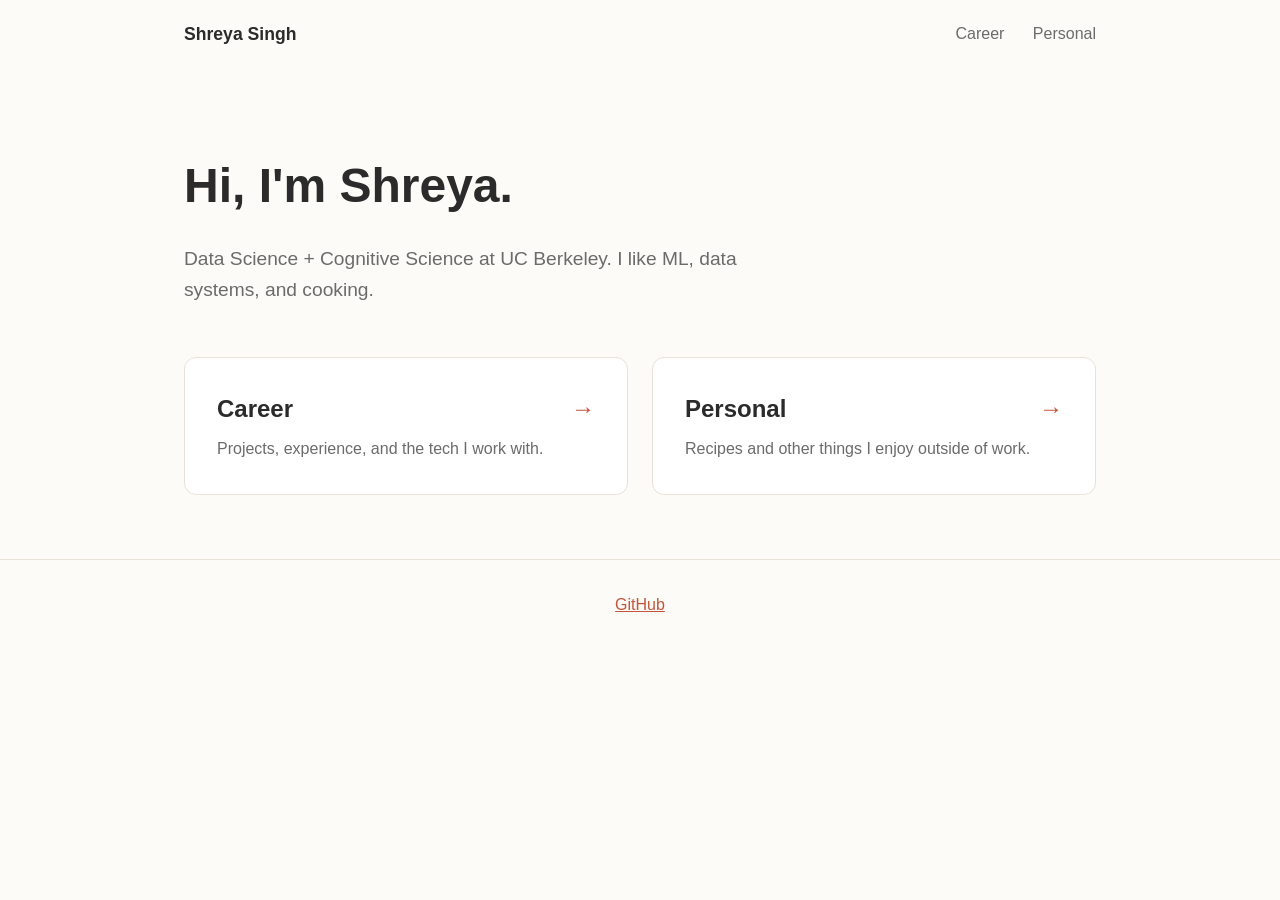
<file: index.html>
<!DOCTYPE html>
<html lang="en">
<head>
  <meta charset="UTF-8">
  <meta name="viewport" content="width=device-width, initial-scale=1.0">
  <title>Shreya Singh</title>
  <link rel="stylesheet" href="css/style.css">
</head>
<body>
  <header class="site-header">
    <a class="logo" href="index.html">Shreya Singh</a>
    <nav>
      <a href="career.html">Career</a>
      <a href="personal.html">Personal</a>
    </nav>
  </header>

  <main class="home">
    <section class="hero">
      <h1>Hi, I'm Shreya.</h1>
      <p>Data Science + Cognitive Science at UC Berkeley. I like ML, data systems, and cooking.</p>
    </section>

    <section class="section-cards">
      <a class="section-card" href="career.html">
        <h2>Career</h2>
        <p>Projects, experience, and the tech I work with.</p>
        <span class="arrow">→</span>
      </a>
      <a class="section-card" href="personal.html">
        <h2>Personal</h2>
        <p>Recipes and other things I enjoy outside of work.</p>
        <span class="arrow">→</span>
      </a>
    </section>
  </main>

  <footer class="site-footer">
    <a href="https://github.com/shreyasingh3">GitHub</a>
  </footer>
</body>
</html>
</file>
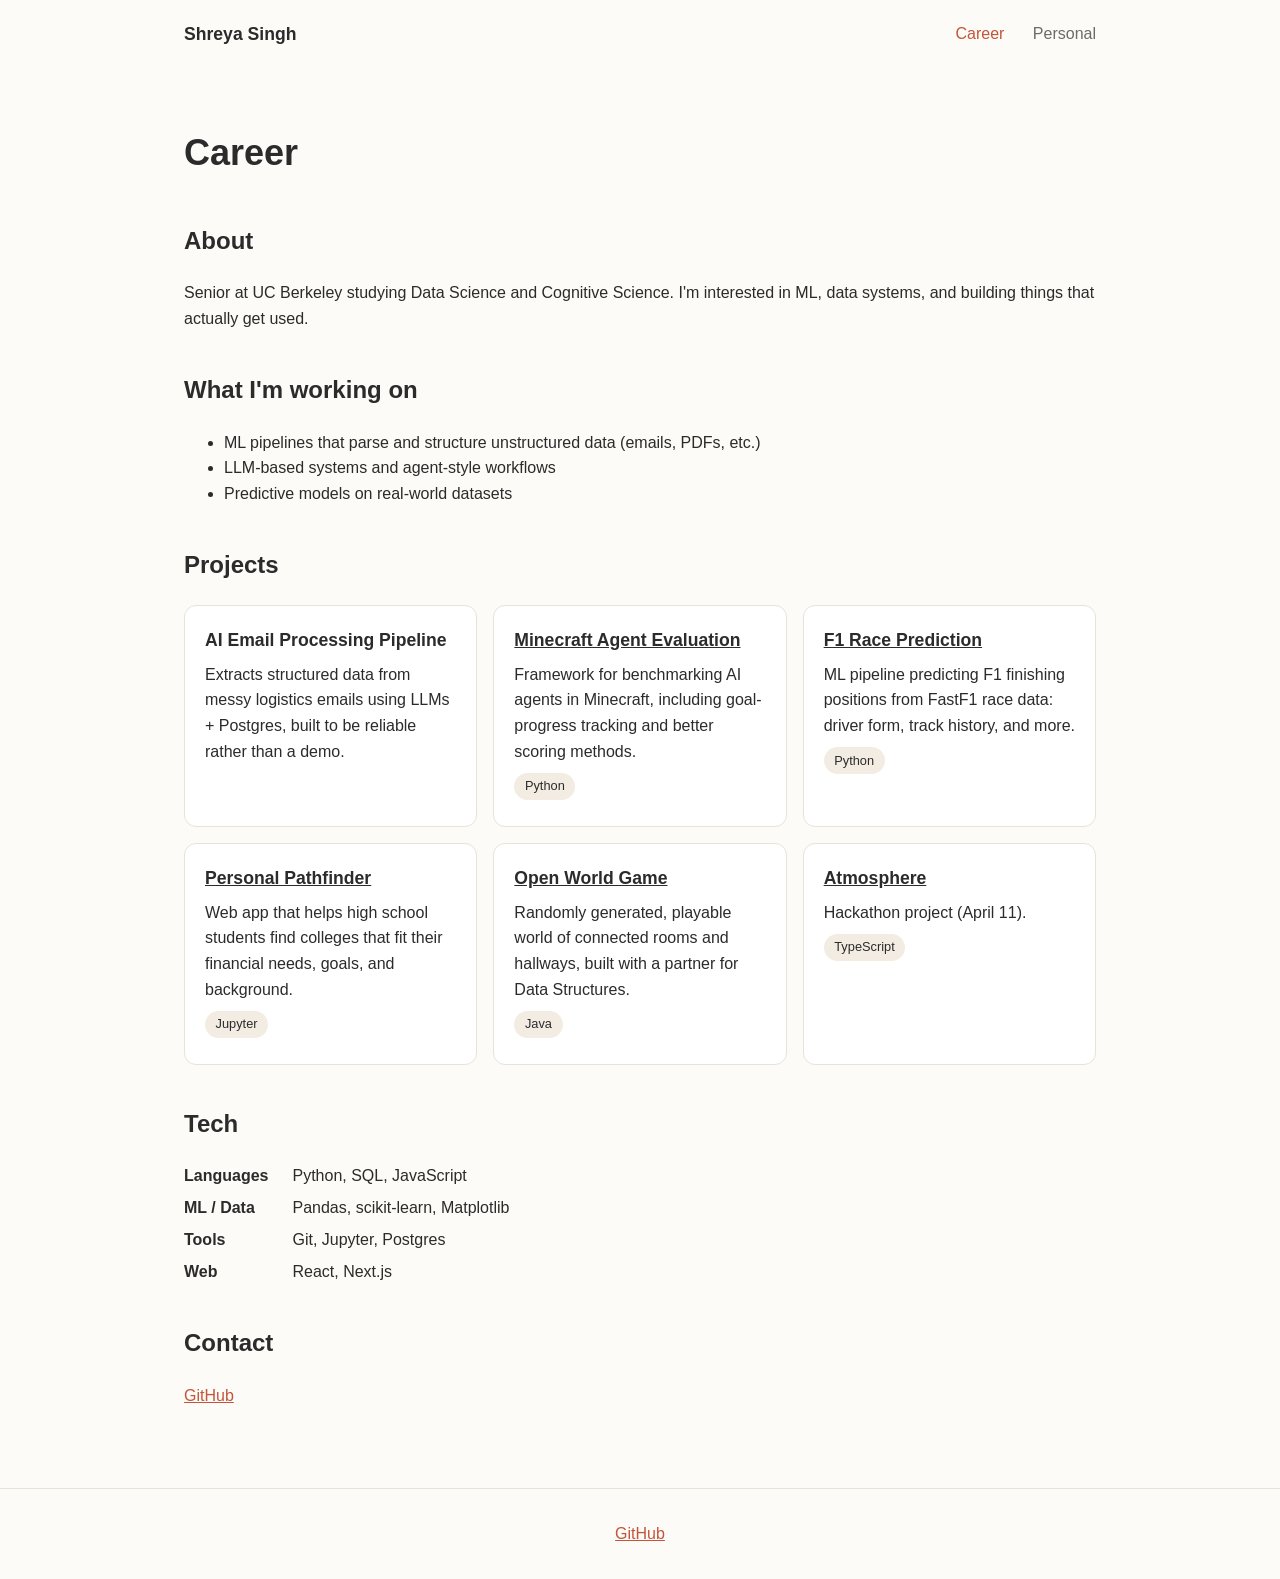
<file: career.html>
<!DOCTYPE html>
<html lang="en">
<head>
  <meta charset="UTF-8">
  <meta name="viewport" content="width=device-width, initial-scale=1.0">
  <title>Career · Shreya Singh</title>
  <link rel="stylesheet" href="css/style.css">
</head>
<body>
  <header class="site-header">
    <a class="logo" href="index.html">Shreya Singh</a>
    <nav>
      <a href="career.html" class="active">Career</a>
      <a href="personal.html">Personal</a>
    </nav>
  </header>

  <main>
    <h1>Career</h1>

    <section>
      <h2>About</h2>
      <p>Senior at UC Berkeley studying Data Science and Cognitive Science. I'm interested in ML,
        data systems, and building things that actually get used.</p>
    </section>

    <section>
      <h2>What I'm working on</h2>
      <ul>
        <li>ML pipelines that parse and structure unstructured data (emails, PDFs, etc.)</li>
        <li>LLM-based systems and agent-style workflows</li>
        <li>Predictive models on real-world datasets</li>
      </ul>
    </section>

    <section>
      <h2>Projects</h2>
      <div class="card-grid">
        <article class="card">
          <h3>AI Email Processing Pipeline</h3>
          <p>Extracts structured data from messy logistics emails using LLMs + Postgres, built to be reliable rather than a demo.</p>
        </article>
        <article class="card">
          <h3><a href="https://github.com/shreyasingh3/MinecraftAgent">Minecraft Agent Evaluation</a></h3>
          <p>Framework for benchmarking AI agents in Minecraft, including goal-progress tracking and better scoring methods.</p>
          <span class="tag">Python</span>
        </article>
        <article class="card">
          <h3><a href="https://github.com/shreyasingh3/f1-race-prediction">F1 Race Prediction</a></h3>
          <p>ML pipeline predicting F1 finishing positions from FastF1 race data: driver form, track history, and more.</p>
          <span class="tag">Python</span>
        </article>
        <article class="card">
          <h3><a href="https://github.com/shreyasingh3/PersonalPathfinder">Personal Pathfinder</a></h3>
          <p>Web app that helps high school students find colleges that fit their financial needs, goals, and background.</p>
          <span class="tag">Jupyter</span>
        </article>
        <article class="card">
          <h3><a href="https://github.com/shreyasingh3/OpenWorld_DataStructures">Open World Game</a></h3>
          <p>Randomly generated, playable world of connected rooms and hallways, built with a partner for Data Structures.</p>
          <span class="tag">Java</span>
        </article>
        <article class="card">
          <h3><a href="https://github.com/shreyasingh3/atmosphere">Atmosphere</a></h3>
          <p>Hackathon project (April 11).</p>
          <span class="tag">TypeScript</span>
        </article>
      </div>
    </section>

    <section>
      <h2>Tech</h2>
      <dl class="skills">
        <dt>Languages</dt><dd>Python, SQL, JavaScript</dd>
        <dt>ML / Data</dt><dd>Pandas, scikit-learn, Matplotlib</dd>
        <dt>Tools</dt><dd>Git, Jupyter, Postgres</dd>
        <dt>Web</dt><dd>React, Next.js</dd>
      </dl>
    </section>

    <section>
      <h2>Contact</h2>
      <p><a href="https://github.com/shreyasingh3">GitHub</a>
        <!-- Add more, e.g.: · <a href="https://www.linkedin.com/in/YOUR-HANDLE">LinkedIn</a> · <a href="resume.pdf">Resume</a> -->
      </p>
    </section>
  </main>

  <footer class="site-footer">
    <a href="https://github.com/shreyasingh3">GitHub</a>
  </footer>
</body>
</html>
</file>
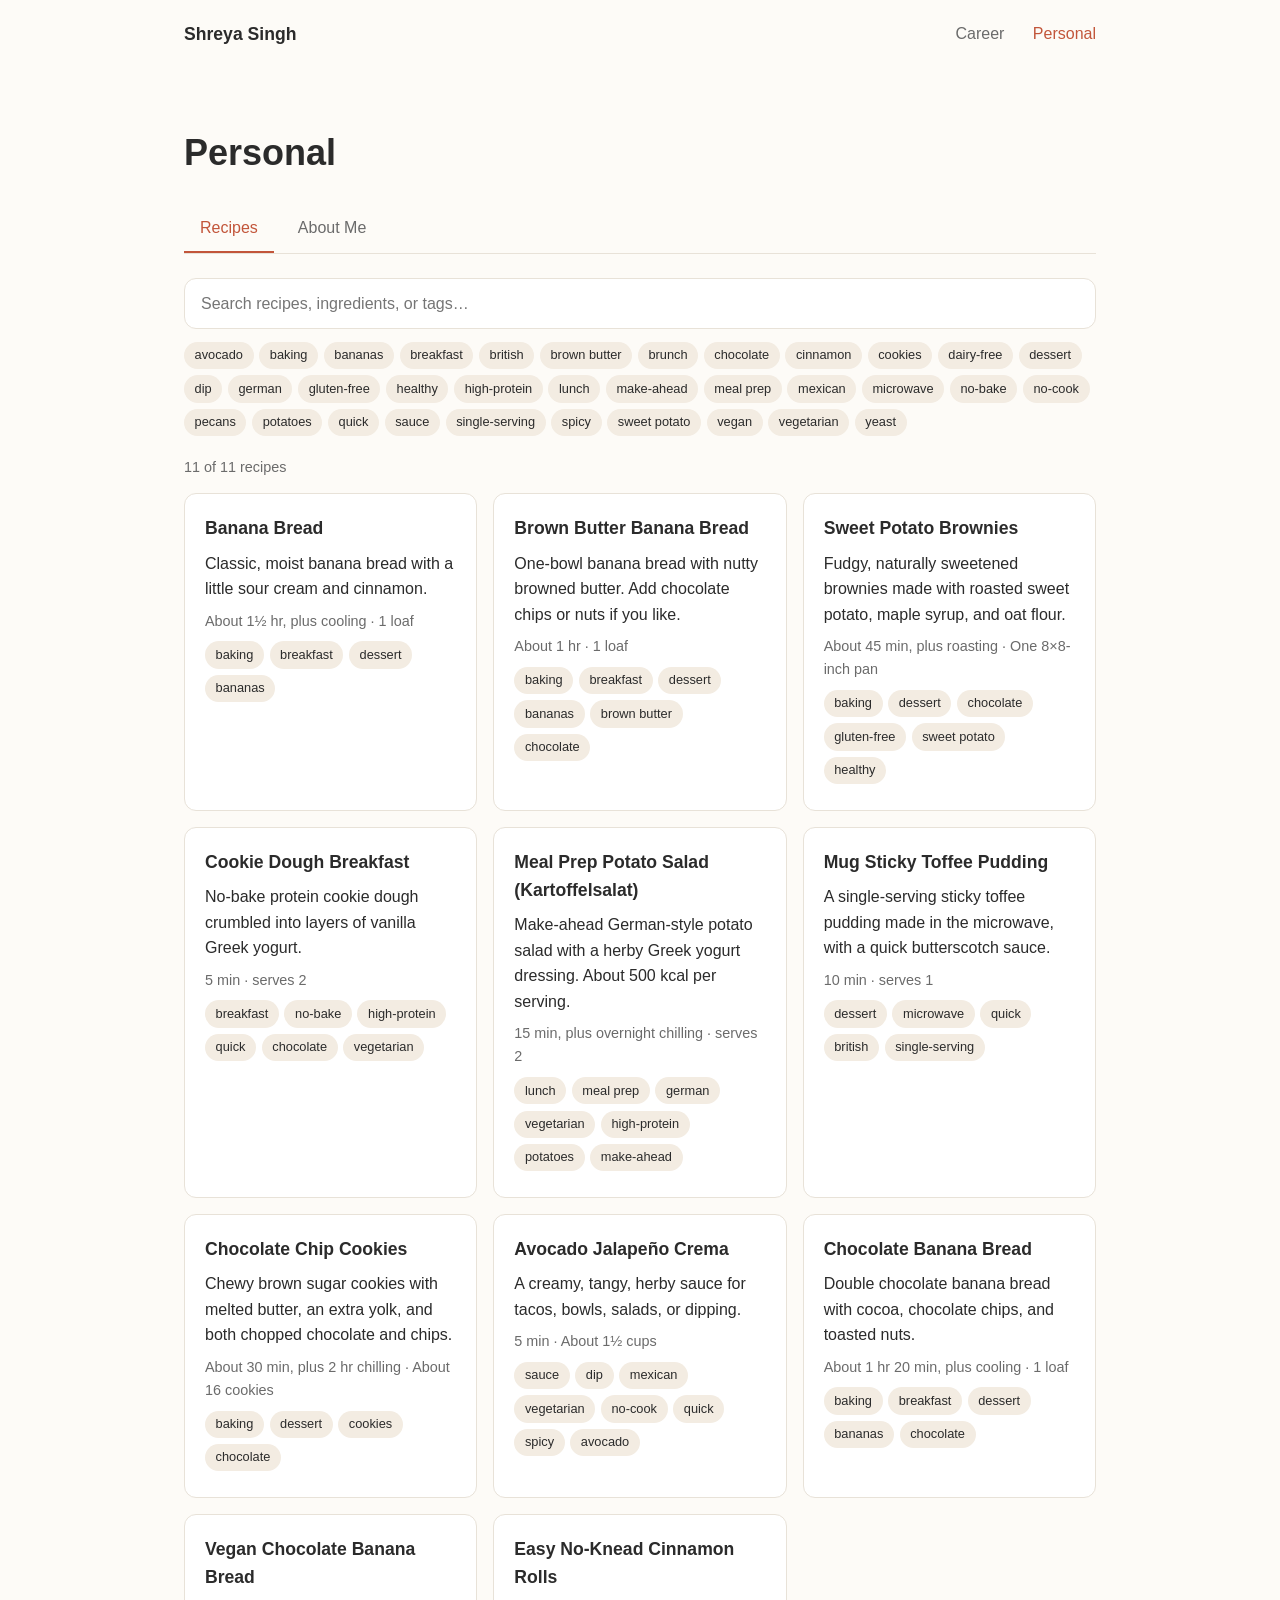
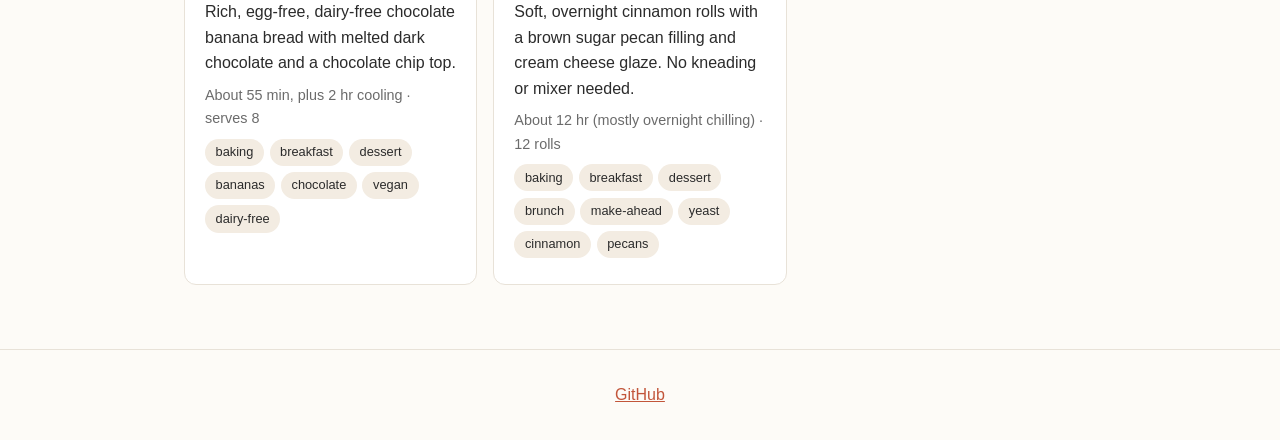
<file: personal.html>
<!DOCTYPE html>
<html lang="en">
<head>
  <meta charset="UTF-8">
  <meta name="viewport" content="width=device-width, initial-scale=1.0">
  <title>Personal · Shreya Singh</title>
  <link rel="stylesheet" href="css/style.css">
</head>
<body>
  <header class="site-header">
    <a class="logo" href="index.html">Shreya Singh</a>
    <nav>
      <a href="career.html">Career</a>
      <a href="personal.html" class="active">Personal</a>
    </nav>
  </header>

  <main>
    <h1>Personal</h1>

    <!-- To add a tab: add a <button> here and a matching <section class="tab-panel" id="..."> below. -->
    <div class="tabs" role="tablist">
      <button role="tab" data-tab="recipes">Recipes</button>
      <button role="tab" data-tab="about">About Me</button>
    </div>

    <section class="tab-panel" id="recipes" role="tabpanel">
      <input id="recipe-search" type="search" placeholder="Search recipes, ingredients, or tags…" autocomplete="off">
      <div id="tag-filters" class="tag-filters"></div>
      <p id="recipe-count" class="muted"></p>
      <div id="recipe-list" class="card-grid"></div>
    </section>

    <section class="tab-panel" id="about" role="tabpanel">
      <p>A little about me outside of work. Hobbies, favorite things, whatever you like.</p>
    </section>
  </main>

  <dialog id="recipe-dialog">
    <button class="close" aria-label="Close">×</button>
    <div id="recipe-detail"></div>
  </dialog>

  <footer class="site-footer">
    <a href="https://github.com/shreyasingh3">GitHub</a>
  </footer>

  <script src="js/recipes.js"></script>
  <script src="js/personal.js"></script>
</body>
</html>
</file>
<file: css/style.css>
:root {
  --bg: #fdfbf7;
  --text: #2b2b2b;
  --muted: #6b6b6b;
  --accent: #c2553a;
  --card: #ffffff;
  --border: #e8e2d8;
  --radius: 12px;
}

* { box-sizing: border-box; }

body {
  margin: 0;
  font-family: -apple-system, BlinkMacSystemFont, "Segoe UI", Roboto, Helvetica, Arial, sans-serif;
  background: var(--bg);
  color: var(--text);
  line-height: 1.6;
}

a { color: var(--accent); }

main {
  max-width: 960px;
  margin: 0 auto;
  padding: 2rem 1.5rem 4rem;
}

h1 { font-size: 2.25rem; margin-bottom: 0.5rem; }
h2 { margin-top: 2.5rem; }

.muted { color: var(--muted); font-size: 0.9rem; }

/* Header / footer */
.site-header {
  display: flex;
  justify-content: space-between;
  align-items: center;
  max-width: 960px;
  margin: 0 auto;
  padding: 1.25rem 1.5rem;
}
.logo { font-weight: 700; color: var(--text); text-decoration: none; font-size: 1.1rem; }
.site-header nav a {
  margin-left: 1.5rem;
  color: var(--muted);
  text-decoration: none;
  font-weight: 500;
}
.site-header nav a:hover,
.site-header nav a.active { color: var(--accent); }

.site-footer {
  text-align: center;
  padding: 2rem;
  color: var(--muted);
  border-top: 1px solid var(--border);
}

/* Home */
.hero { padding: 3rem 0 2rem; }
.hero h1 { font-size: 3rem; margin: 0; }
.hero p { font-size: 1.2rem; color: var(--muted); max-width: 36rem; }

.section-cards {
  display: grid;
  grid-template-columns: repeat(auto-fit, minmax(260px, 1fr));
  gap: 1.5rem;
}
.section-card {
  position: relative;
  display: block;
  padding: 2rem;
  background: var(--card);
  border: 1px solid var(--border);
  border-radius: var(--radius);
  color: var(--text);
  text-decoration: none;
  transition: transform 0.15s, box-shadow 0.15s;
}
.section-card:hover { transform: translateY(-3px); box-shadow: 0 8px 24px rgba(0, 0, 0, 0.06); }
.section-card h2 { margin: 0 0 0.5rem; }
.section-card p { margin: 0; color: var(--muted); }
.section-card .arrow { position: absolute; top: 2rem; right: 2rem; font-size: 1.5rem; color: var(--accent); }

/* Cards */
.card-grid {
  display: grid;
  grid-template-columns: repeat(auto-fill, minmax(260px, 1fr));
  gap: 1rem;
}
.card {
  padding: 1.25rem;
  background: var(--card);
  border: 1px solid var(--border);
  border-radius: var(--radius);
}
.card h3 { margin: 0 0 0.5rem; font-size: 1.1rem; }
.card h3 a { color: var(--text); }
.card p { margin: 0 0 0.5rem; }

.tag {
  display: inline-block;
  margin: 0 0.35rem 0.35rem 0;
  padding: 0.15rem 0.6rem;
  font-size: 0.8rem;
  background: #f3ece2;
  color: var(--text);
  border: 1px solid transparent;
  border-radius: 999px;
}

.skills { display: grid; grid-template-columns: max-content 1fr; gap: 0.4rem 1.5rem; }
.skills dt { font-weight: 600; }
.skills dd { margin: 0; }

/* Tabs */
.tabs { display: flex; gap: 0.5rem; border-bottom: 1px solid var(--border); margin: 1.5rem 0; }
.tabs button {
  padding: 0.6rem 1rem;
  background: none;
  border: none;
  border-bottom: 2px solid transparent;
  font: inherit;
  font-weight: 500;
  color: var(--muted);
  cursor: pointer;
}
.tabs button[aria-selected="true"] { color: var(--accent); border-bottom-color: var(--accent); }

/* Recipes */
#recipe-search {
  width: 100%;
  padding: 0.75rem 1rem;
  font: inherit;
  border: 1px solid var(--border);
  border-radius: var(--radius);
  background: var(--card);
}
#recipe-search:focus { outline: 2px solid var(--accent); outline-offset: 1px; }

.tag-filters { margin: 0.75rem 0; }
.tag-filters .tag { cursor: pointer; font: inherit; font-size: 0.8rem; }
.tag-filters .tag.active { background: var(--accent); color: #fff; }

.recipe-card { cursor: pointer; transition: box-shadow 0.15s; }
.recipe-card:hover,
.recipe-card:focus { box-shadow: 0 6px 18px rgba(0, 0, 0, 0.07); outline: none; }

dialog {
  width: min(600px, 92vw);
  max-height: 85vh;
  padding: 1.5rem 2rem;
  border: none;
  border-radius: var(--radius);
  background: var(--card);
  color: var(--text);
}
dialog::backdrop { background: rgba(0, 0, 0, 0.4); }
dialog h2 { margin-top: 0; }
dialog .close {
  float: right;
  background: none;
  border: none;
  font-size: 1.75rem;
  line-height: 1;
  cursor: pointer;
  color: var(--muted);
}

dialog li.subheading {
  list-style: none;
  margin: 0.75rem 0 0.25rem -1.25rem;
  font-weight: 600;
}
dialog li.subheading:first-child { margin-top: 0; }
</file>
